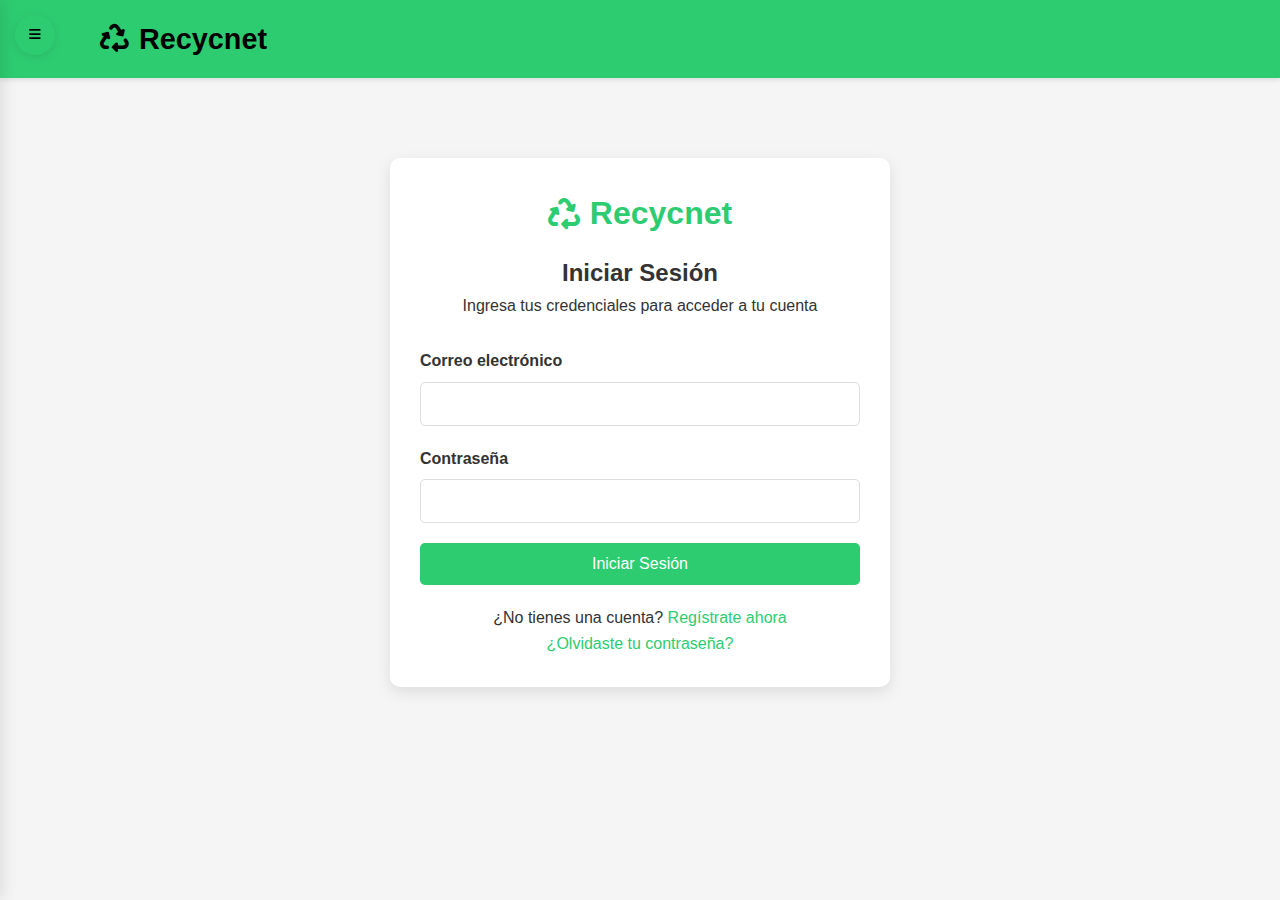
<file: inicio_sesion.html>
<!DOCTYPE html>
<html lang="es">
<head>
    <meta charset="UTF-8">
    <meta name="viewport" content="width=device-width, initial-scale=1.0">
    <title>Recycnet - Iniciar Sesión</title>
    <!-- Enlace al archivo CSS externo -->
    <link rel="stylesheet" href="estilo.css">
    <!-- Agregamos Font Awesome para iconos -->
    <link rel="stylesheet" href="https://cdnjs.cloudflare.com/ajax/libs/font-awesome/6.0.0-beta3/css/all.min.css">

    <link rel="stylesheet" href="barra.css">
    <link rel="stylesheet" href="https://tudominio.com/ruta/barra.css">

    <style>
        /* Estilos específicos para la página de inicio de sesión */
        .login-container {
            max-width: 500px;
            margin: 80px auto;
            padding: 30px;
            background-color: #fff;
            border-radius: 10px;
            box-shadow: 0 5px 15px rgba(0, 0, 0, 0.1);
        }
        
        .login-header {
            text-align: center;
            margin-bottom: 30px;
        }
        
        .login-header .logo {
            font-size: 2em;
            color: #2ecc71;
            margin-bottom: 15px;
            display: flex;
            align-items: center;
            justify-content: center;
        }
        
        .login-header .logo i {
            margin-right: 10px;
        }
        
        .login-form .form-group {
            margin-bottom: 20px;
        }
        
        .login-form label {
            display: block;
            margin-bottom: 8px;
            font-weight: 600;
        }
        
        .login-form input {
            width: 100%;
            padding: 12px;
            border: 1px solid #ddd;
            border-radius: 5px;
            font-size: 16px;
        }
        
        .login-form button {
            width: 100%;
            padding: 12px;
            background-color: #2ecc71;
            color: white;
            border: none;
            border-radius: 5px;
            font-size: 16px;
            cursor: pointer;
            transition: background-color 0.3s;
        }
        
        .login-form button:hover {
            background-color: #27ae60;
        }
        
        .login-footer {
            text-align: center;
            margin-top: 20px;
        }
        
        .login-footer a {
            color: #2ecc71;
            text-decoration: none;
        }
        
        .login-footer a:hover {
            text-decoration: underline;
        }
    </style>
</head>
<body>
    <!-- Botón de Alternar Barra Lateral -->
    <button class="toggle-btn" id="sidebarToggle">
        <i class="fas fa-bars"></i>
    </button>
    
    <!-- Barra lateral -->
    <div class="sidebar" id="sidebar">
        <div class="sidebar-header">
            <div class="logo">
                <i class="fas fa-recycle"></i>
                Recycnet
            </div>
        </div>
        <div class="sidebar-menu">
            <a href="index.html" class="menu-item active">
                <i class="fas fa-home"></i>
                Inicio
            </a>
            <a href="comprar.html" class="menu-item">
                <i class="fas fa-shopping-cart"></i>
                Comprar
            </a>
            <a href="publicar.html" class="menu-item">
                <i class="fas fa-upload"></i>
                Publicar
            </a>
            <a href="foro.html" class="menu-item">
                <i class="fas fa-comments"></i>
                Foro
            </a>
        </div>
    </div>
    <!-- Encabezado con navegación -->
    <header>
        <div class="container">
            <div class="navbar">
                <div class="logo">
                    <i class="fas fa-recycle"></i>
                    Recycnet
                </div>
            </div>
        </div>
    </header>

    <!-- Formulario de inicio de sesión -->
    <section class="login-section">
        <div class="container">
            <div class="login-container">
                <div class="login-header">
                    <div class="logo">
                        <i class="fas fa-recycle"></i>
                        Recycnet
                    </div>
                    <h2>Iniciar Sesión</h2>
                    <p>Ingresa tus credenciales para acceder a tu cuenta</p>
                </div>
                <form class="login-form" id="loginForm">
                    <div class="form-group">
                        <label for="email">Correo electrónico</label>
                        <input type="email" id="email" name="email" required>
                    </div>
                    <div class="form-group">
                        <label for="password">Contraseña</label>
                        <input type="password" id="password" name="password" required>
                    </div>
                    <button type="submit">Iniciar Sesión</button>
                </form>
                <div class="login-footer">
                    <p>¿No tienes una cuenta? <a href="login.html">Regístrate ahora</a></p>
                    <p><a href="#">¿Olvidaste tu contraseña?</a></p>
                </div>
            </div>
        </div>
    </section>

    <!-- Script para la página -->
    <script>
        // Función para manejar el envío del formulario de inicio de sesión
        document.getElementById('loginForm').addEventListener('submit', function(event) {
            event.preventDefault();
            
            // Obtenemos los valores del formulario
            const email = document.getElementById('email').value;
            const password = document.getElementById('password').value;
            
            // Verificamos si los datos existen en localStorage
            const users = JSON.parse(localStorage.getItem('users')) || [];
            const user = users.find(u => u.email === email && u.password === password);
            
            if (user) {
                // Guardamos el estado de inicio de sesión
                localStorage.setItem('currentUser', JSON.stringify({
                    username: user.username,
                    email: user.email,
                    isLoggedIn: true
                }));
                
                // Redirigimos a la página principal
                window.location.href = 'index.html';
            } else {
                alert('Correo electrónico o contraseña incorrectos. Por favor, inténtalo de nuevo.');
            }
        });
    </script>
    <script src="back.js"></script>
    <script>
        // Script para alternar la barra lateral
        document.getElementById('sidebarToggle').addEventListener('click', function() {
            const sidebar = document.getElementById('sidebar');
            sidebar.classList.toggle('active');
        });
        // Cerrar la barra lateral al hacer clic fuera de ella
        document.addEventListener('click', function(event) {
            const sidebar = document.getElementById('sidebar');
            const toggleBtn = document.getElementById('sidebarToggle');
            if (!sidebar.contains(event.target) && !toggleBtn.contains(event.target)) {
                sidebar.classList.remove('active');
            }
        });
    </script>
</body>
</html>
</file>
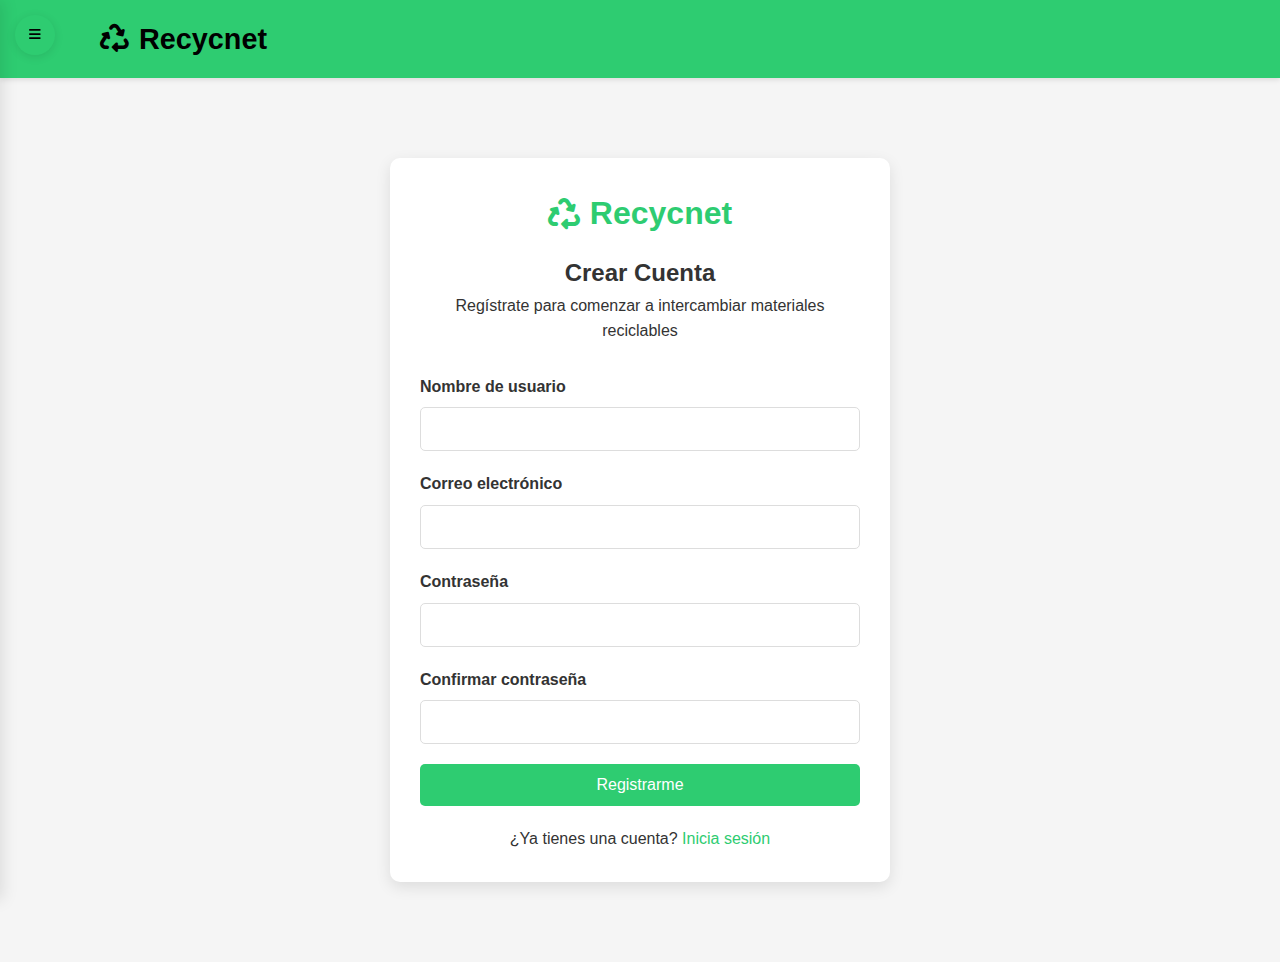
<file: login.html>
<!DOCTYPE html>
<html lang="es">
<head>
    <meta charset="UTF-8">
    <meta name="viewport" content="width=device-width, initial-scale=1.0">
    <title>Recycnet - Registro</title>
    <!-- Enlace al archivo CSS externo -->
    <link rel="stylesheet" href="estilo.css">
    <!-- Agregamos Font Awesome para iconos -->
    <link rel="stylesheet" href="https://cdnjs.cloudflare.com/ajax/libs/font-awesome/6.0.0-beta3/css/all.min.css">

    <link rel="stylesheet" href="barra.css">
    <link rel="stylesheet" href="https://tudominio.com/ruta/barra.css">
    
    <style>
        /* Estilos específicos para la página de registro */
        .register-container {
            max-width: 500px;
            margin: 80px auto;
            padding: 30px;
            background-color: #fff;
            border-radius: 10px;
            box-shadow: 0 5px 15px rgba(0, 0, 0, 0.1);
        }
        
        .register-header {
            text-align: center;
            margin-bottom: 30px;
        }
        
        .register-header .logo {
            font-size: 2em;
            color: #2ecc71;
            margin-bottom: 15px;
            display: flex;
            align-items: center;
            justify-content: center;
        }
        
        .register-header .logo i {
            margin-right: 10px;
        }
        
        .register-form .form-group {
            margin-bottom: 20px;
        }
        
        .register-form label {
            display: block;
            margin-bottom: 8px;
            font-weight: 600;
        }
        
        .register-form input {
            width: 100%;
            padding: 12px;
            border: 1px solid #ddd;
            border-radius: 5px;
            font-size: 16px;
        }
        
        .register-form button {
            width: 100%;
            padding: 12px;
            background-color: #2ecc71;
            color: white;
            border: none;
            border-radius: 5px;
            font-size: 16px;
            cursor: pointer;
            transition: background-color 0.3s;
        }
        
        .register-form button:hover {
            background-color: #27ae60;
        }
        
        .register-footer {
            text-align: center;
            margin-top: 20px;
        }
        
        .register-footer a {
            color: #2ecc71;
            text-decoration: none;
        }
        
        .register-footer a:hover {
            text-decoration: underline;
        }

        .error-message {
            color: #e74c3c;
            font-size: 14px;
            margin-top: 5px;
            display: none;
        }
    </style>
</head>

   <!-- Botón de Alternar Barra Lateral -->
    <button class="toggle-btn" id="sidebarToggle">
        <i class="fas fa-bars"></i>
    </button>
    
    <!-- Barra lateral -->
    <div class="sidebar" id="sidebar">
        <div class="sidebar-header">
            <div class="logo">
                <i class="fas fa-recycle"></i>
                Recycnet
            </div>
        </div>
        <div class="sidebar-menu">
            <a href="index.html" class="menu-item active">
                <i class="fas fa-home"></i>
                Inicio
            </a>
            <a href="comprar.html" class="menu-item">
                <i class="fas fa-shopping-cart"></i>
                Comprar
            </a>
            <a href="publicar.html" class="menu-item">
                <i class="fas fa-upload"></i>
                Publicar
            </a>
            <a href="foro.html" class="menu-item">
                <i class="fas fa-comments"></i>
                Foro
            </a>
        </div>
    </div>

<body>
    <!-- Encabezado con navegación -->
    <header>
        <div class="container">
            <div class="navbar">
                <div class="logo">
                    <i class="fas fa-recycle"></i>
                    Recycnet
            </div>
        </div>
    </header>

    <!-- Formulario de registro -->
    <section class="register-section">
        <div class="container">
            <div class="register-container">
                <div class="register-header">
                    <div class="logo">
                        <i class="fas fa-recycle"></i>
                        Recycnet
                    </div>
                    <h2>Crear Cuenta</h2>
                    <p>Regístrate para comenzar a intercambiar materiales reciclables</p>
                </div>
                <form class="register-form" id="registerForm">
                    <div class="form-group">
                        <label for="username">Nombre de usuario</label>
                        <input type="text" id="username" name="username" required>
                        <div class="error-message" id="username-error">El nombre de usuario no puede contener símbolos especiales</div>
                    </div>
                    <div class="form-group">
                        <label for="email">Correo electrónico</label>
                        <input type="email" id="email" name="email" required>
                        <div class="error-message" id="email-error">Por favor, introduce un correo electrónico válido</div>
                    </div>
                    <div class="form-group">
                        <label for="password">Contraseña</label>
                        <input type="password" id="password" name="password" required>
                    </div>
                    <div class="form-group">
                        <label for="confirm-password">Confirmar contraseña</label>
                        <input type="password" id="confirm-password" name="confirm-password" required>
                        <div class="error-message" id="password-error">Las contraseñas no coinciden</div>
                    </div>
                    <button type="submit">Registrarme</button>
                </form>
                <div class="register-footer">
                    <p>¿Ya tienes una cuenta? <a href="inicio_sesion.html">Inicia sesión</a></p>
                </div>
            </div>
        </div>
    </section>


    <!-- Script para la página -->
    <script>
        // Función para validar el nombre de usuario (sin símbolos)
        function validateUsername(username) {
            // Expresión regular que acepta letras, números y guiones bajos
            const regex = /^[a-zA-Z0-9_]+$/;
            return regex.test(username);
        }

        // Función para manejar el envío del formulario de registro
        document.getElementById('registerForm').addEventListener('submit', function(event) {
            event.preventDefault();
            
            // Obtenemos los valores del formulario
            const username = document.getElementById('username').value;
            const email = document.getElementById('email').value;
            const password = document.getElementById('password').value;
            const confirmPassword = document.getElementById('confirm-password').value;
            
            // Validación del nombre de usuario
            if (!validateUsername(username)) {
                document.getElementById('username-error').style.display = 'block';
                return;
            } else {
                document.getElementById('username-error').style.display = 'none';
            }
            
            // Validación de las contraseñas
            if (password !== confirmPassword) {
                document.getElementById('password-error').style.display = 'block';
                return;
            } else {
                document.getElementById('password-error').style.display = 'none';
            }
            
            // Guardamos los datos del usuario en localStorage
            const users = JSON.parse(localStorage.getItem('users')) || [];
            
            // Verificamos si el correo ya existe
            if (users.some(user => user.email === email)) {
                alert('Este correo electrónico ya está registrado. Por favor, utiliza otro.');
                return;
            }
            
            // Añadimos el nuevo usuario
            users.push({
                username,
                email,
                password
            });
            
            localStorage.setItem('users', JSON.stringify(users));
            
            // Guardamos el estado de inicio de sesión
            localStorage.setItem('currentUser', JSON.stringify({
                username,
                email,
                isLoggedIn: true
            }));
            
            // Mostramos mensaje de éxito y redirigimos a la página principal
            alert('¡Registro completado con éxito!');
            window.location.href = 'index.html';
        });
    </script>
    <script src="back.js"></script>
    <script>
        // Script para alternar la barra lateral
        document.getElementById('sidebarToggle').addEventListener('click', function() {
            const sidebar = document.getElementById('sidebar');
            sidebar.classList.toggle('active');
        });
        // Cerrar la barra lateral al hacer clic fuera de ella
        document.addEventListener('click', function(event) {
            const sidebar = document.getElementById('sidebar');
            const toggleBtn = document.getElementById('sidebarToggle');
            if (!sidebar.contains(event.target) && !toggleBtn.contains(event.target)) {
                sidebar.classList.remove('active');
            }
        });
    </script>
</body>
</html>
</file>
<file: estilo.css>
:root {
    --primary-color: #2ecc71;
    --secondary-color: #27ae60;
    --accent-color: #3498db;
    --dark-color: #2c3e50;
    --light-color: #ecf0f1;
    --danger-color: #e74c3c;
    --warning-color: #f39c12;
}

* {
    margin: 0;
    padding: 0;
    box-sizing: border-box;
    font-family: 'Segoe UI', Tahoma, Geneva, Verdana, sans-serif;
}

body {
    background-color: #f5f5f5;
    color: #333;
    line-height: 1.6;
}

.container {
    width: 100%;
    max-width: 1200px;
    margin: 0 auto;
    padding: 0 15px;
}

header {
    background-color: var(--primary-color);
    color: black;
    padding: 1rem 0;
    box-shadow: 0 2px 5px rgba(0,0,0,0.1);
}

.navbar {
    display: flex;
    justify-content: space-between;
    align-items: center;
}

.logo {
    font-size: 1.8rem;
    font-weight: bold;
    display: flex;
    align-items: center;
}

.logo i {
    margin-right: 10px;
}

.nav-links {
    display: flex;
    list-style: none;
}

.nav-links li {
    margin-left: 20px;
}

.nav-links a {
    color: black;
    text-decoration: none;
    font-weight: 500;
    transition: color 0.3s;
}

.nav-links a:hover {
    color: var(--light-color);
}

.auth-buttons a {
    padding: 8px 15px;
    border-radius: 4px;
    text-decoration: none;
    margin-left: 10px;
    font-weight: 500;
}

.login-btn {
    background-color: transparent;
    border: 1px solid white;
    color: white;
}

.register-btn {
    background-color: white;
    color: var(--primary-color);
}

.hero {
    background: linear-gradient(rgba(46, 204, 113, 0.8), rgba(39, 174, 96, 0.8)), url('/api/placeholder/1200/600') center/cover no-repeat;
    color: white;
    padding: 5rem 0;
    text-align: center;
}

.hero h1 {
    font-size: 3rem;
    margin-bottom: 1rem;
}

.hero p {
    font-size: 1.2rem;
    max-width: 700px;
    margin: 0 auto 2rem;
}

.btn {
    display: inline-block;
    padding: 12px 25px;
    background-color: var(--accent-color);
    color: black;
    border: none;
    border-radius: 4px;
    font-size: 1rem;
    cursor: pointer;
    text-decoration: none;
    transition: background-color 0.3s;
}

.btn:hover {
    background-color: #2980b9;
}

.features {
    padding: 4rem 0;
    background-color: white;
}

.section-title {
    text-align: center;
    margin-bottom: 3rem;
    color: var(--dark-color);
}

.section-title h2 {
    font-size: 2.2rem;
    margin-bottom: 0.5rem;
}

.section-title p {
    color: #666;
    max-width: 700px;
    margin: 0 auto;
}

.features-grid {
    display: grid;
    grid-template-columns: repeat(auto-fit, minmax(300px, 1fr));
    gap: 30px;
}

.feature-card {
    background-color: var(--light-color);
    border-radius: 8px;
    padding: 2rem;
    text-align: center;
    box-shadow: 0 3px 10px rgba(0,0,0,0.1);
    transition: transform 0.3s;
}

.feature-card:hover {
    transform: translateY(-5px);
}

.feature-icon {
    font-size: 2.5rem;
    color: var(--primary-color);
    margin-bottom: 1.5rem;
}

.feature-card h3 {
    font-size: 1.4rem;
    margin-bottom: 1rem;
    color: var(--dark-color);
}

.how-it-works {
    padding: 4rem 0;
    background-color: #f9f9f9;
}

.steps {
    display: flex;
    justify-content: space-between;
    flex-wrap: wrap;
    margin-top: 2rem;
}

.step {
    flex: 1;
    min-width: 250px;
    text-align: center;
    padding: 1.5rem;
    position: relative;
}

.step-number {
    display: flex;
    align-items: center;
    justify-content: center;
    width: 50px;
    height: 50px;
    background-color: var(--primary-color);
    color: white;
    border-radius: 50%;
    font-size: 1.5rem;
    font-weight: bold;
    margin: 0 auto 1.5rem;
}

.step h3 {
    margin-bottom: 1rem;
    color: var(--dark-color);
}

.step:not(:last-child)::after {
    content: '';
    position: absolute;
    top: 50px;
    right: 0;
    width: 100%;
    height: 2px;
    background-color: var(--primary-color);
    transform: translateY(-50%);
    z-index: -1;
    display: none;
}

@media (min-width: 992px) {
    .step:not(:last-child)::after {
        display: block;
    }
}

.materials {
    padding: 4rem 0;
    background-color: white;
}

.materials-grid {
    display: grid;
    grid-template-columns: repeat(auto-fit, minmax(200px, 1fr));
    gap: 20px;
}

.material-card {
    background-color: var(--light-color);
    border-radius: 8px;
    overflow: hidden;
    box-shadow: 0 3px 10px rgba(0,0,0,0.1);
    transition: transform 0.3s;
}

.material-card:hover {
    transform: translateY(-5px);
}

.material-img {
    height: 150px;
    background-color: #ddd;
    background-size: cover;
    background-position: center;
}

.material-info {
    padding: 1.5rem;
}

.material-info h3 {
    margin-bottom: 0.5rem;
    font-size: 1.2rem;
    color: var(--dark-color);
}

.material-info p {
    color: #666;
    font-size: 0.9rem;
    margin-bottom: 1rem;
}

.material-info .btn {
    padding: 8px 15px;
    font-size: 0.9rem;
}

.cta {
    padding: 5rem 0;
    background-color: var(--dark-color);
    color: white;
    text-align: center;
}

.cta h2 {
    font-size: 2.5rem;
    margin-bottom: 1.5rem;
}

.cta p {
    max-width: 700px;
    margin: 0 auto 2rem;
    font-size: 1.1rem;
}

.cta .btn {
    background-color: var(--primary-color);
    font-size: 1.1rem;
    padding: 15px 30px;
}

.cta .btn:hover {
    background-color: var(--secondary-color);
}

footer {
    background-color: #222;
    color: white;
    padding: 3rem 0;
}

.footer-content {
    display: grid;
    grid-template-columns: repeat(auto-fit, minmax(200px, 1fr));
    gap: 30px;
}

.footer-section h3 {
    font-size: 1.3rem;
    margin-bottom: 1.5rem;
    color: var(--primary-color);
}

.footer-links {
    list-style: none;
}

.footer-links li {
    margin-bottom: 10px;
}

.footer-links a {
    color: #bbb;
    text-decoration: none;
    transition: color 0.3s;
}

.footer-links a:hover {
    color: white;
}

.social-links {
    display: flex;
    margin-top: 1rem;
}

.social-links a {
    display: inline-flex;
    align-items: center;
    justify-content: center;
    width: 40px;
    height: 40px;
    background-color: #333;
    color: white;
    border-radius: 50%;
    margin-right: 10px;
    text-decoration: none;
    transition: background-color 0.3s;
}

.social-links a:hover {
    background-color: var(--primary-color);
}

.copyright {
    text-align: center;
    padding-top: 2rem;
    margin-top: 2rem;
    border-top: 1px solid #444;
    color: #bbb;
}

@media (max-width: 768px) {
    .navbar {
        flex-direction: column;
        text-align: center;
    }
    
    .nav-links {
        margin-top: 1rem;
        flex-direction: column;
    }
    
    .nav-links li {
        margin: 0.5rem 0;
    }
    
    .auth-buttons {
        margin-top: 1rem;
    }
    
    .hero h1 {
        font-size: 2.2rem;
    }
    
    .steps {
        flex-direction: column;
    }
    
    .step:not(:last-child)::after {
        display: none;
    }
    .sidebar-header .logo {
    /* otros estilos... */
    color: black; /* Aseguramos que el logo en la sidebar sea blanco */
}
.navbar .logo {
    color: black;
}


}
</file>
<file: barra.css>
/* Estilos para la barra lateral */
body {
    margin: 0;
    padding: 0;
    overflow-x: hidden;
}

/* Estilo para el botón de perfil en la esquina superior derecha */
.auth-buttons .login-btn,
.auth-buttons .register-btn {
    color: #000;
}

.sidebar {
    height: 100%;
    width: 250px;
    position: fixed;
    top: 0;
    left: -250px;
    background-color: #2ecc71;
    transition: 0.3s;
    z-index: 1000;
    box-shadow: 3px 0 15px rgba(0,0,0,0.1);
    overflow-y: auto;
}

.sidebar.active {
    left: 0;
}

.sidebar-header {
    padding: 20px;
    text-align: center;
    color: black;
    border-bottom: 1px solid rgba(255,255,255,0.2);
}

.sidebar-header .logo {
    font-size: 24px;
    font-weight: bold;
    display: flex;
    align-items: center;
    justify-content: center;
}

.sidebar-header .logo i {
    margin-right: 10px;
    font-size: 28px;
}

.sidebar-menu {
    padding: 20px 0;
}

.menu-item {
    padding: 15px 20px;
    display: flex;
    align-items: center;
    color: black;
    text-decoration: none;
    transition: 0.2s;
    border-left: 3px solid transparent;
}

.menu-item:hover, .menu-item.active {
    background-color: rgba(255,255,255,0.1);
    border-left: 3px solid white;
}

.menu-item i {
    margin-right: 15px;
    width: 20px;
    text-align: center;
}

.toggle-btn {
    position: fixed;
    left: 15px;
    top: 15px;
    z-index: 1001;
    background-color: #2ecc71;
    color: black;
    border: none;
    border-radius: 50%;
    width: 40px;
    height: 40px;
    cursor: pointer;
    display: flex;
    align-items: center;
    justify-content: center;
    box-shadow: 0 2px 10px rgba(0,0,0,0.1);
    transition: 0.3s;
}

.toggle-btn:hover {
    background-color: #27ae60;
}

.toggle-btn i {
    transition: 0.3s;
}

.toggle-btn.active i {
    transform: rotate(180deg);
}

.main-content {
    transition: 0.3s;
    margin-left: 0;
}

.main-content.shifted {
    margin-left: 250px;
}

/* Ajuste para el navbar existente */
header .container {
    padding-left: 60px;
}

@media (max-width: 768px) {
    .main-content.shifted {
        margin-left: 0;
    }
    
    .sidebar {
        width: 100%;
        left: -100%;
    }
    
    .sidebar.active {
        left: 0;
    }
}
</file>
